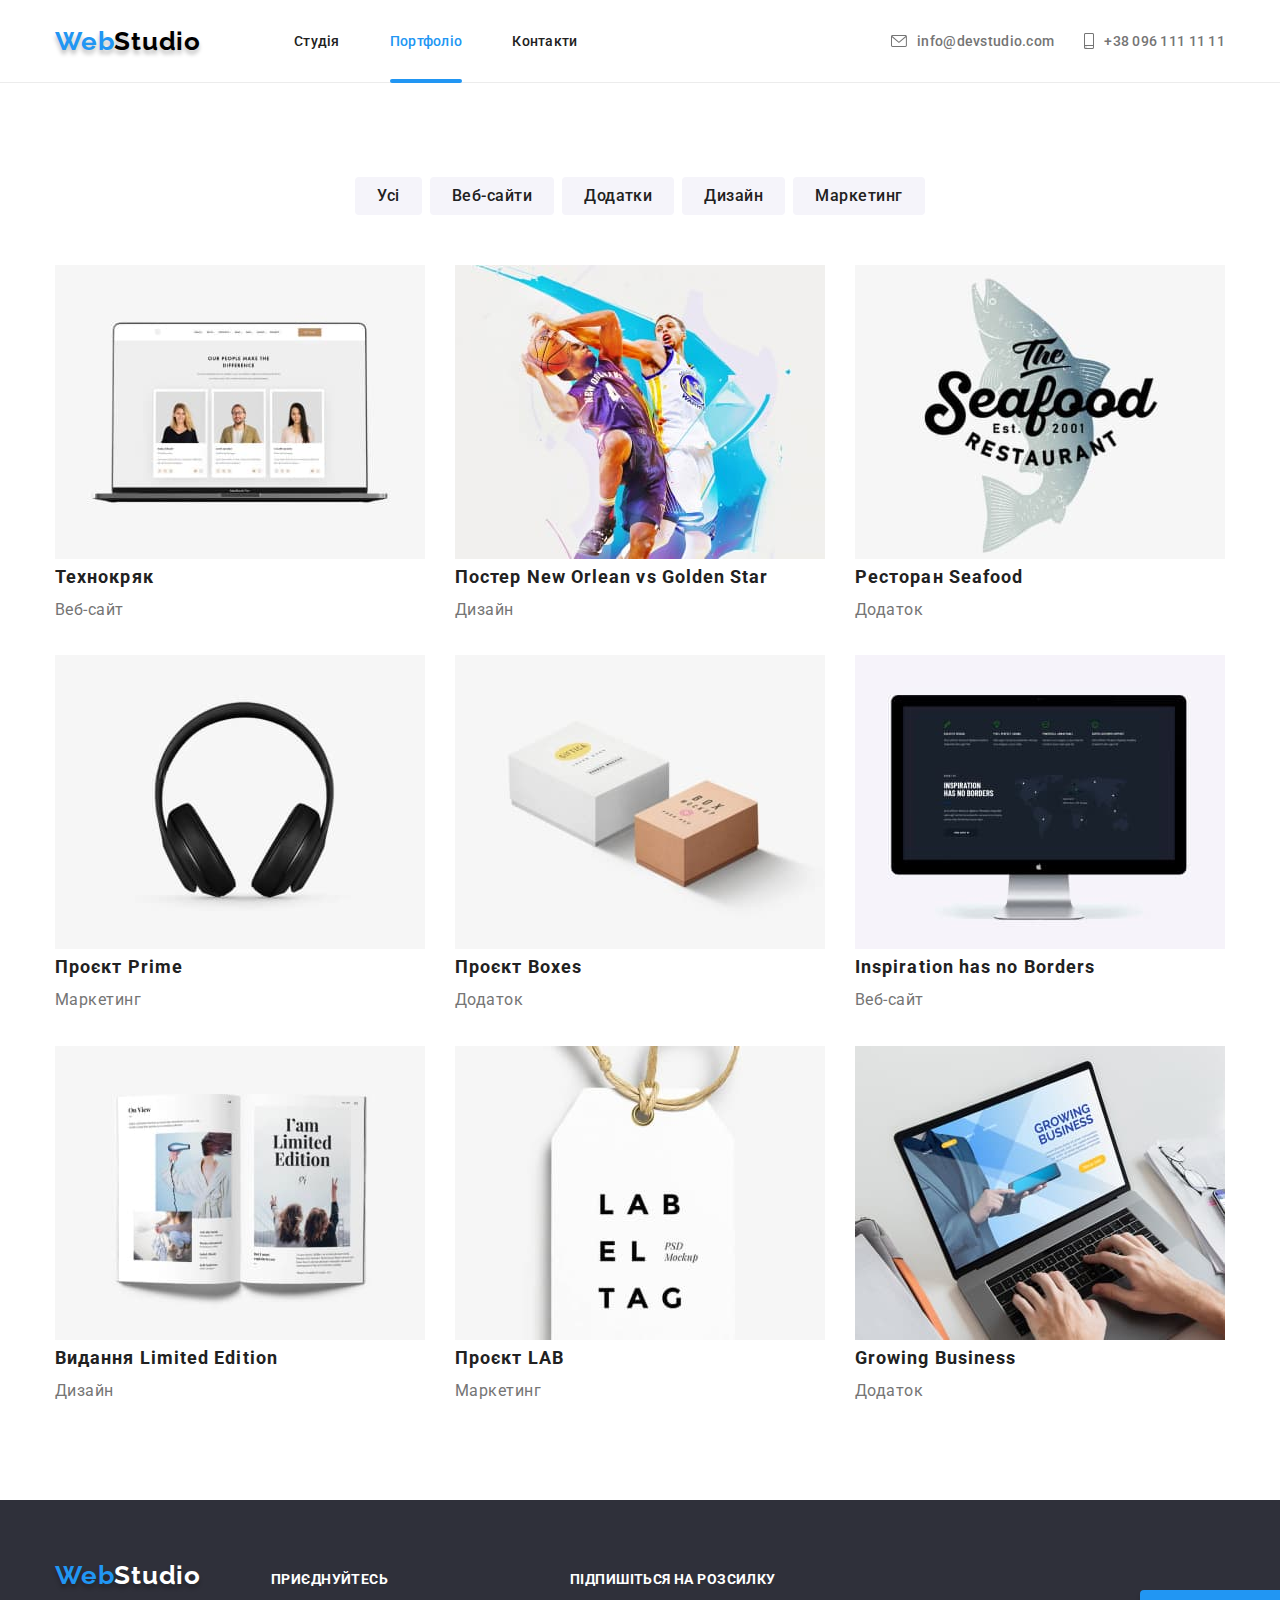
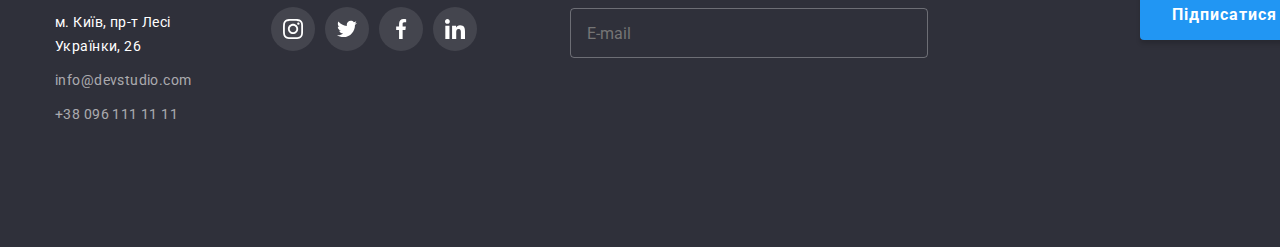
<file: portfolio.html>
<!DOCTYPE html>
<html lang="en">
  <head>
    <meta charset="UTF-8" />
    <meta http-equiv="X-UA-Compatible" content="IE=edge" />
    <meta name="viewport" content="width=device-width, initial-scale=1.0" />
    <title>Студія</title>
    <link rel="preconnect" href="https://fonts.googleapis.com" />
    <link rel="preconnect" href="https://fonts.gstatic.com" crossorigin />
    <link
      <link
      href="https://fonts.googleapis.com/css2?family=Raleway:wght@700&family=Roboto:wght@400;500;700;900&display=swap"
      rel="stylesheet"
    />
    <link
      rel="stylesheet"
      href="https://cdnjs.cloudflare.com/ajax/libs/modern-normalize/1.1.0/modern-normalize.min.css"
    />
    <link rel="stylesheet" href="./css/main.min.css"
  </head>
  <body>
    <!--header-->
    <header class="header">
      <div class="container">
        <nav class="header-nav">
          <a href="./index.html" class="logo">Web<span class="header__logo">Studio</span></a>
          <ul class="header-nav__list list">
            <li class="header-nav__item"><a href="./index.html" class="header-nav__link header-nav__link">Студія</a></li>
            <li class="header-nav__item"><a href="./portfolio.html" class="header-nav__link header-nav__link--current">Портфоліо</a></li>
            <li class="header-nav__item"><a href="#Контакти" class="header-nav__link">Контакти</a></li>
          </ul>
          <ul class="contact-list list">
            <li class="contact-list__item">
              <a href="mailto:info@devstudio.com" class="contact-list__link">
                <svg width="16" height="12" class="contact-list__icon">
                  <use href="./images/icons.svg#icon-envelope"></use></svg
                >info@devstudio.com
              </a>
            </li>
            <li class="contact-list__item">
              <a href="tel:+380961111111" class="contact-list__link">
                <svg width="10" height="16" class="contact-list__icon">
                  <use href="./images/icons.svg#icon-smartphone"></use></svg
                >+38 096 111 11 11
              </a>
            </li>
          </ul>
        </nav>
      </div>
    </header>
    <!--main content-->
    <main>
      <section class="section">
        <div class="container">
          <ul class="button-list list">
            <li class="btn-item"><button type="button" class="portfolio-btn">Усі</button></li>
            <li class="btn-item"><button type="button" class="portfolio-btn">Веб-сайти</button></li>
            <li class="btn-item"><button type="button" class="portfolio-btn">Додатки</button></li>
            <li class="btn-item"><button type="button" class="portfolio-btn">Дизайн</button></li>
            <li class="btn-item"><button type="button" class="portfolio-btn">Маркетинг</button></li>
          </ul>
          <ul class="portfolio-list list">
            <li>
              <a href="" class="portfolio-link">
                <div class="portfolio-box"><img src="./images/technokriak.jpg" alt="Технокряк" width="370" height="294" />
                <p class="box-text">Ресурс пропонує комплексні пропозиції з різним рівнем функціоналу та сервісів. Все це дозволить відвідувачу отримати вичерпні відомості про компанію чи приватну особу.</p></div>
                <div class="porfolio-description">
                  <h3 class="portfolio-title">Технокряк</h3>
                  <p class="portfolio-text">Веб-сайт</p>
                </div>
              </a>
            </li>
            <li>
              <a href="" class="portfolio-link">
                <div class="portfolio-box"><img src="./images/poster.jpg" alt="Постер баскетболістів" width="370" height="294" />
                <p class="box-text">Ресурс пропонує комплексні пропозиції з різним рівнем функціоналу та сервісів. Все це дозволить відвідувачу отримати вичерпні відомості про компанію чи приватну особу.</p></div>
                <div class="porfolio-description">
                <h3 class="portfolio-title">Постер New Orlean vs Golden Star</h3>
                <p class="portfolio-text">Дизайн</p>
              </div></a>
            </li>
            <li>
              <a href="" class="portfolio-link">
                <div class="portfolio-box"><img src="./images/restoran.jpg" alt="Логотип ресторану" width="370" height="294" />
                <p class="box-text">Ресурс пропонує комплексні пропозиції з різним рівнем функціоналу та сервісів. Все це дозволить відвідувачу отримати вичерпні відомості про компанію чи приватну особу.</p></div>
                <div class="porfolio-description">
                <h3 class="portfolio-title">Ресторан Seafood</h3>
                <p class="portfolio-text">Додаток</p>
              </div>
            </a>
            </li>
            <li>
              <a href="" class="portfolio-link">
                <div class="portfolio-box"><img src="./images/prime.jpg" alt="Навушники" width="370" height="294" />
                <p class="box-text">Ресурс пропонує комплексні пропозиції з різним рівнем функціоналу та сервісів. Все це дозволить відвідувачу отримати вичерпні відомості про компанію чи приватну особу.</p></div>
                <div class="porfolio-description">
                <h3 class="portfolio-title">Проєкт Prime</h3>
                <p class="portfolio-text">Маркетинг</p>
              </div>
            </a>
            </li>
            <li>
              <a href="" class="portfolio-link">
                <div class="portfolio-box"><img src="./images/boxes.jpg" alt="Коробки" width="370" height="294" />
                <p class="box-text">Ресурс пропонує комплексні пропозиції з різним рівнем функціоналу та сервісів. Все це дозволить відвідувачу отримати вичерпні відомості про компанію чи приватну особу.</p></div>
              <div class="porfolio-description">
                <h3 class="portfolio-title">Проєкт Boxes</h3>
                <p class="portfolio-text">Додаток</p>
              </div>
            </a>
            </li>
            <li>
              <a href="" class="portfolio-link">
                <div class="portfolio-box"><img src="./images/inspiration.jpg" alt="Сторфінка веб-сайту" width="370" height="294" />
                <p class="box-text">Ресурс пропонує комплексні пропозиції з різним рівнем функціоналу та сервісів. Все це дозволить відвідувачу отримати вичерпні відомості про компанію чи приватну особу.</p></div>
                <div class="porfolio-description">
                  <h3 class="portfolio-title">Inspiration has no Borders</h3>
                  <p class="portfolio-text">Веб-сайт</p>
                </div>
              </a>
            </li>
            <li>
              <a href="" class="portfolio-link">
                <div class="portfolio-box"><img src="./images/limitededition.jpg" alt="Розгорнутий журнал" width="370" height="294" />
                <p class="box-text">Ресурс пропонує комплексні пропозиції з різним рівнем функціоналу та сервісів. Все це дозволить відвідувачу отримати вичерпні відомості про компанію чи приватну особу.</p></div>
                <div class="porfolio-description">
                <h3 class="portfolio-title">Видання Limited Edition</h3>
                <p class="portfolio-text">Дизайн</p>
              </div>
            </a>
            </li>
            <li>
              <a href="" class="portfolio-link">
                <div class="portfolio-box"><img src="./images/lab.jpg" alt="Бірка з текстом Lab El Tag" width="370" height="294" />
                <p class="box-text">Ресурс пропонує комплексні пропозиції з різним рівнем функціоналу та сервісів. Все це дозволить відвідувачу отримати вичерпні відомості про компанію чи приватну особу.</p></div>
                <div class="porfolio-description">
                <h3 class="portfolio-title">Проєкт LAB</h3>
                <p class="portfolio-text">Маркетинг</p>
              </div>
            </a>
            </li>
            <li>
              <a href="" class="portfolio-link">
                <div class="portfolio-box"><img src="./images/growing.jpg" alt="Додаток Growing Business" width="370" height="294" />
                <p class="box-text">Ресурс пропонує комплексні пропозиції з різним рівнем функціоналу та сервісів. Все це дозволить відвідувачу отримати вичерпні відомості про компанію чи приватну особу.</p></div>
                <div class="porfolio-description">
                  <h3 class="portfolio-title">Growing Business</h3>
                  <p class="portfolio-text">Додаток</p>
                </div>
              </a>
            </li>
          </ul>
        </div>
      </section>
    </main>
    <!--footer-->
  <footer class="footer">
    <div class="footer-container container">
      <div class="footer-box">
        <a href="index.html" class="logo">Web<span class="footer-studio">Studio</span></a>
        <address class="address" id="Контакти">
          <ul class="adress-list list">
            <li class="footer-item">
              <a href="https://goo.gl/maps/LVJzUpiBmEEemzZo6" target="_blank" rel="noreferrer noopener nofollow"
                class="adress">
                м. Київ, пр-т Лесі Українки, 26</a>
            </li>
            <li class="footer-item">
              <a href="mailto:info@devstudio.com" class="footer-contact">info@devstudio.com</a>
            </li>
            <li class="footer-item">
              <a href="tel:+380961111111" class="footer-contact">+38 096 111 11 11</a>
            </li>
          </ul>
        </address>
      </div>
      <div class="footer-social">
        <strong class="footer-text">приєднуйтесь</strong>
        <ul class="footer-social-list list">
          <li class="footer-social-item">
            <a href="" class="footer-social-link">
              <svg class="footer-icon">
                <use href="./images/icons.svg#icon-instagram">
  
                </use>
              </svg>
            </a>
          </li>
          <li class="footer-social-item">
            <a href="" class="footer-social-link">
              <svg class="footer-icon">
                <use href="./images/icons.svg#icon-twitter">
  
                </use>
              </svg>
            </a>
          </li>
          <li class="footer-social-item">
            <a href="" class="footer-social-link">
              <svg class="footer-icon">
                <use href="./images/icons.svg#icon-facebook">
  
                </use>
              </svg>
            </a>
          </li>
          <li class="footer-social-item">
            <a href="" class="footer-social-link">
              <svg class="footer-icon">
                <use href="./images/icons.svg#icon-linkedin">
  
                </use>
              </svg>
            </a>
          </li>
        </ul>
      </div>
      <form action="" class="footer-form">
        <div class="form-wrap">
          <label for="email" class="footer-lable">Підпишіться на розсилку</label>
          <input type="email" name="email" id="email" placeholder="E-mail" class="footer-input">
        </div>
        <button type="submit" class="footer-button">
          Підписатися
          <svg class="send-icon">
            <use href="./images/icons.svg#icon-send">
        </button>
      </form>
    </div>
    </div>
    </div>
  </footer>
  </body>
</html>
</file>
<file: css/main.min.css>
:root{--primary-text-color: #757575;--secondary-text-color: #212121;--accent-color: #2196f3;--primary-background-color: #ffffff;--secondary-background-color: #2f303a;--section-background-color: #f5f4fa;--fill-color: #afb1b8;--backdrop-color: rgba(0, 0, 0, 0.2);--portfolio-btn-color: #f5f4fa}body{margin:0;font-family:"Roboto",sans-serif;background-color:var(--primary-background-color);color:var(--primary-text-color)}a{-webkit-transition-property:color;transition-property:color;-webkit-transition-duration:250ms;transition-duration:250ms;-webkit-transition-timing-function:cubic-bezier(0.4, 0, 0.2, 1);transition-timing-function:cubic-bezier(0.4, 0, 0.2, 1)}h1,h2,h3,h4,h5,h6,p{margin:0;padding:0}img{display:block;max-width:100%}.list{list-style:none;margin:0;padding:0}.section{padding-top:60px;padding-bottom:60px}@media screen and (min-width: 1200px){.section{padding-top:94px;padding-bottom:94px}}.section-title{text-align:center;margin-bottom:50px;font-weight:700;font-size:36px;line-height:1.2;letter-spacing:.03em;color:var(--secondary-text-color)}.visually-hidden{position:absolute;width:1px;height:1px;margin:-1px;border:0;padding:0;white-space:nowrap;-webkit-clip-path:inset(100%);clip-path:inset(100%);clip:rect(0 0 0 0);overflow:hidden}.container{width:100%;min-width:320px;max-width:480px;margin:0 auto;padding-left:15px;padding-right:15px}@media screen and (min-width: 768px){.container{max-width:768px}}@media screen and (min-width: 1200px){.container{max-width:1200px}}.header{border-bottom:1px solid #ececec}.header__logo{color:#000}.logo{display:block;padding-top:25px;padding-bottom:25px;font-family:"Raleway",sans-serif;color:var(--accent-color);text-decoration:none;font-style:normal;font-weight:700;font-size:26px;line-height:1.2;letter-spacing:.03em;text-shadow:0px 4px 4px rgba(0,0,0,.25)}.header-nav{display:-webkit-box;display:-ms-flexbox;display:flex;-webkit-box-align:center;-ms-flex-align:center;align-items:center}.header-nav__list{margin-left:93px;display:-webkit-box;display:-ms-flexbox;display:flex}.header-nav__item:not(:last-child){margin-right:50px}.header-nav__link{display:-webkit-box;display:-ms-flexbox;display:flex;padding-top:32px;padding-bottom:32px;font-weight:500;font-size:14px;line-height:1.3;letter-spacing:.02em;color:var(--secondary-text-color);text-decoration:none;-webkit-box-align:center;-ms-flex-align:center;align-items:center}.header-nav__link:hover,.header-nav__link:focus{color:var(--accent-color)}.header-nav__link--current{color:var(--accent-color);position:relative}.header-nav__link--current::after{position:absolute;display:block;bottom:-1px;content:"";width:100%;height:4px;background-color:var(--accent-color);border-radius:2px}@media screen and (max-width: 767px){.header-nav__list{display:none}}.contact-list{margin-left:auto;-webkit-box-align:center;-ms-flex-align:center;align-items:center}.contact-list__link{display:-webkit-box;display:-ms-flexbox;display:flex;-webkit-box-align:center;-ms-flex-align:center;align-items:center;color:var(--primary-text-color);text-decoration:none;font-weight:500;font-size:14px;line-height:1.3;letter-spacing:.02em}.contact-list__link:hover,.contact-list__link:focus{color:var(--accent-color)}.contact-list__icon{margin-right:10px;fill:currentColor}@media screen and (max-width: 767px){.contact-list{display:none}}@media screen and (min-width: 768px){.contact-list{-webkit-box-orient:vertical;-webkit-box-direction:normal;-ms-flex-direction:column;flex-direction:column}.contact-list__item:not(:last-child){margin-bottom:10px}}@media screen and (min-width: 1200px){.contact-list{display:-webkit-box;display:-ms-flexbox;display:flex;-webkit-box-orient:horizontal;-webkit-box-direction:normal;-ms-flex-direction:row;flex-direction:row}.contact-list__link{padding-top:32px;padding-bottom:32px}.contact-list__item:not(:last-child){margin-bottom:0}.contact-list__item+.contact-list__item{margin-left:30px}}.hero-section{margin-left:auto;margin-right:auto;min-width:320px;min-height:400px;background-position:center;background-image:-webkit-gradient(linear, left top, left bottom, from(rgba(47, 48, 58, 0.4)), to(rgba(47, 48, 58, 0.4))),url("../images/hero.jpg");background-image:linear-gradient(rgba(47, 48, 58, 0.4), rgba(47, 48, 58, 0.4)),url("../images/hero.jpg");padding-top:118px;padding-bottom:118px;text-align:center;background-color:var(--secondary-background-color);background-repeat:no-repeat;background-size:cover;background-position:center}.hero-title{max-width:360px;margin:0 auto;color:var(--primary-background-color);font-weight:900;font-size:26px;line-height:1.61;text-align:center;letter-spacing:.06em;text-transform:uppercase;margin-bottom:30px}.hero-btn{display:inline-block;padding:10px 32px;font-family:"Roboto",sans-serif;background:var(--accent-color);color:var(--primary-background-color);font-weight:700;font-size:16px;line-height:1.9;letter-spacing:.06em;-webkit-box-shadow:0px 4px 4px rgba(0,0,0,.15);box-shadow:0px 4px 4px rgba(0,0,0,.15);border-radius:4px;border:rgba(0,0,0,0);cursor:pointer}@media screen and (min-width: 768px){.hero-section{max-width:1600px}}@media screen and (min-width: 1200px){.hero-section{padding:200px 0}}@media screen and (min-width: 1200px){.hero-title{max-width:696px;font-weight:900;font-size:44px;line-height:1.5}}@media screen and (max-width: 767px)and (min-device-pixel-ratio: 1),screen and (max-width: 767px)and (-webkit-min-device-pixel-ratio: 1),screen and (max-width: 767px)and (min-resolution: 96dpi),screen and (max-width: 767px)and (min-resolution: 1dppx){.hero-section{padding:118px 0;background-image:-webkit-gradient(linear, left top, right top, from(rgba(47, 48, 58, 0.4)), to(rgba(47, 48, 58, 0.4))),url("../images/hero-background/hero-background-480.jpg");background-image:linear-gradient(to right, rgba(47, 48, 58, 0.4), rgba(47, 48, 58, 0.4)),url("../images/hero-background/hero-background-480.jpg")}}@media screen and (max-width: 767px)and (min-device-pixel-ratio: 2),screen and (max-width: 767px)and (-webkit-min-device-pixel-ratio: 2),screen and (max-width: 767px)and (min-resolution: 192dpi),screen and (max-width: 767px)and (min-resolution: 2dppx){.hero-section{background-image:-webkit-gradient(linear, left top, right top, from(rgba(47, 48, 58, 0.4)), to(rgba(47, 48, 58, 0.4))),url("../images/hero-background/hero-background-480@2x.jpg");background-image:linear-gradient(to right, rgba(47, 48, 58, 0.4), rgba(47, 48, 58, 0.4)),url("../images/hero-background/hero-background-480@2x.jpg")}}@media screen and (min-width: 768px)and (max-width: 1199px)and (min-device-pixel-ratio: 1),screen and (min-width: 768px)and (max-width: 1199px)and (-webkit-min-device-pixel-ratio: 1),screen and (min-width: 768px)and (max-width: 1199px)and (min-resolution: 96dpi),screen and (min-width: 768px)and (max-width: 1199px)and (min-resolution: 1dppx){.hero-section{height:400px;padding:118px 0;background-image:-webkit-gradient(linear, left top, right top, from(rgba(47, 48, 58, 0.4)), to(rgba(47, 48, 58, 0.4))),url("../images/hero-background/hero-background-768.jpg");background-image:linear-gradient(to right, rgba(47, 48, 58, 0.4), rgba(47, 48, 58, 0.4)),url("../images/hero-background/hero-background-768.jpg")}}@media screen and (min-width: 768px)and (max-width: 1199px)and (min-device-pixel-ratio: 2),screen and (min-width: 768px)and (max-width: 1199px)and (-webkit-min-device-pixel-ratio: 2),screen and (min-width: 768px)and (max-width: 1199px)and (min-resolution: 192dpi),screen and (min-width: 768px)and (max-width: 1199px)and (min-resolution: 2dppx){.hero-section{height:400px;background-image:-webkit-gradient(linear, left top, right top, from(rgba(47, 48, 58, 0.4)), to(rgba(47, 48, 58, 0.4))),url("../images/hero-background/hero-background-768@2x.jpg");background-image:linear-gradient(to right, rgba(47, 48, 58, 0.4), rgba(47, 48, 58, 0.4)),url("../images/hero-background/hero-background-768@2x.jpg")}}@media screen and (min-width: 1200px)and (min-device-pixel-ratio: 1),screen and (min-width: 1200px)and (-webkit-min-device-pixel-ratio: 1),screen and (min-width: 1200px)and (min-resolution: 96dpi),screen and (min-width: 1200px)and (min-resolution: 1dppx){.hero-section{background-image:-webkit-gradient(linear, left top, right top, from(rgba(47, 48, 58, 0.4)), to(rgba(47, 48, 58, 0.4))),url("../images/hero-background/hero-background-1600.jpg");background-image:linear-gradient(to right, rgba(47, 48, 58, 0.4), rgba(47, 48, 58, 0.4)),url("../images/hero-background/hero-background-1600.jpg")}}@media screen and (min-width: 1200px)and (min-device-pixel-ratio: 2),screen and (min-width: 1200px)and (-webkit-min-device-pixel-ratio: 2),screen and (min-width: 1200px)and (min-resolution: 192dpi),screen and (min-width: 1200px)and (min-resolution: 2dppx){.hero-section{background-image:-webkit-gradient(linear, left top, right top, from(rgba(47, 48, 58, 0.4)), to(rgba(47, 48, 58, 0.4))),url("../images/hero-background/hero-background-1600@2x.jpg");background-image:linear-gradient(to right, rgba(47, 48, 58, 0.4), rgba(47, 48, 58, 0.4)),url("../images/hero-background/hero-background-1600@2x.jpg")}}.advantages__list{gap:30px;display:-webkit-box;display:-ms-flexbox;display:flex;-webkit-box-orient:vertical;-webkit-box-direction:normal;-ms-flex-direction:column;flex-direction:column;max-width:480px;width:100%}.advantages__item{-ms-flex-preferred-size:calc((100% - 30px)/2);flex-basis:calc((100% - 30px)/2)}.advantages__wrap{background-color:var(--section-background-color);width:100%;display:-webkit-box;display:-ms-flexbox;display:flex;-webkit-box-align:center;-ms-flex-align:center;align-items:center;-webkit-box-pack:center;-ms-flex-pack:center;justify-content:center;height:120px;border-radius:4px;margin-bottom:30px}.advantages__icon{width:70px;height:70px}.advantages__title{margin-bottom:10px;font-weight:700;font-size:14px;line-height:1.14;letter-spacing:.03em;text-transform:uppercase;color:var(--secondary-text-color);text-align:center}.advantages__text{font-size:14px;line-height:1.71;letter-spacing:.03em;text-align:justify}@media screen and (min-width: 768px){.advantages__list{-webkit-box-orient:horizontal;-webkit-box-direction:normal;-ms-flex-direction:row;flex-direction:row;-ms-flex-wrap:wrap;flex-wrap:wrap;max-width:768px}}@media screen and (min-width: 1200px){.advantages__list{-webkit-box-orient:horizontal;-webkit-box-direction:normal;-ms-flex-direction:row;flex-direction:row;-ms-flex-wrap:nowrap;flex-wrap:nowrap;max-width:1200px}}@media screen and (min-width: 480px){.advantages__wrap{min-width:450px}}@media screen and (min-width: 768px){.advantages__wrap{min-width:354px}}@media screen and (min-width: 1200px){.advantages__wrap{min-width:270px}}.description{padding-top:0;display:none}.description__list{display:-webkit-box;display:-ms-flexbox;display:flex}.description__item{position:relative}.description__item:not(:last-child){margin-right:30px}.description__image{display:block}.description__wrap{display:-webkit-box;display:-ms-flexbox;display:flex;position:absolute;bottom:0;left:0;width:100%;height:70px;background:rgba(47,48,58,.8);-webkit-box-pack:center;-ms-flex-pack:center;justify-content:center;-webkit-box-align:center;-ms-flex-align:center;align-items:center}.description__text{font-weight:700;font-size:14px;line-height:1.14;letter-spacing:.03em;text-transform:uppercase;color:var(--primary-background-color)}@media screen and (min-width: 1200px){.description{display:-webkit-box;display:-ms-flexbox;display:flex}}.team{background-color:var(--section-background-color)}.team__list{display:-webkit-box;display:-ms-flexbox;display:flex;-webkit-box-orient:vertical;-webkit-box-direction:normal;-ms-flex-direction:column;flex-direction:column;gap:30px;-webkit-box-align:center;-ms-flex-align:center;align-items:center}.team__item{background-color:var(--primary-background-color);-webkit-box-shadow:0px 1px 3px rgba(0,0,0,.12),0px 1px 1px rgba(0,0,0,.14),0px 2px 1px rgba(0,0,0,.2);box-shadow:0px 1px 3px rgba(0,0,0,.12),0px 1px 1px rgba(0,0,0,.14),0px 2px 1px rgba(0,0,0,.2);border-radius:0px 0px 4px 4px;max-width:450px;height:auto}.team__foto{display:block}@media screen and (max-width: 479px){.team__foto{max-width:100%}}@media screen and (min-width: 480px){.team__foto{width:450px}}@media screen and (min-width: 768px){.team__foto{width:354px}}@media screen and (min-width: 1200px){.team__foto{width:270px}}.team__wrap{max-width:450px;padding:30px 10px;text-align:center}.team__name{margin-bottom:10px;font-weight:500;font-size:16px;line-height:1.2;letter-spacing:.03em;color:var(--secondary-text-color)}.team__position{font-size:16px;line-height:1.2;letter-spacing:.03em}@media screen and (min-width: 768px){.team__list{-webkit-box-orient:horizontal;-webkit-box-direction:normal;-ms-flex-direction:row;flex-direction:row;-ms-flex-wrap:wrap;flex-wrap:wrap}}@media screen and (min-width: 1200px){.team__list{-webkit-box-orient:horizontal;-webkit-box-direction:normal;-ms-flex-direction:row;flex-direction:row}}@media screen and (min-width: 768px){.team__item{width:354px}}@media screen and (min-width: 1200px){.team__item{max-width:270px}}.social-list{display:-webkit-box;display:-ms-flexbox;display:flex;-webkit-box-pack:center;-ms-flex-pack:center;justify-content:center;-webkit-box-align:center;-ms-flex-align:center;align-items:center;margin-top:10px;margin-left:auto;margin-right:auto}.social-list__item:not(:last-child){margin-right:10px}.social-list__link{display:-webkit-box;display:-ms-flexbox;display:flex;-webkit-box-pack:center;-ms-flex-pack:center;justify-content:center;-webkit-box-align:center;-ms-flex-align:center;align-items:center;width:40px;height:40px;border-radius:50%;-webkit-transition-property:background-color;transition-property:background-color;-webkit-transition-duration:250ms;transition-duration:250ms;-webkit-transition-timing-function:cubic-bezier(0.4, 0, 0.2, 1);transition-timing-function:cubic-bezier(0.4, 0, 0.2, 1)}.social-list__link:hover,.social-list__link:focus{background-color:var(--accent-color);color:var(--primary-background-color)}.social-list__link:hover .social-list__link__icon,.social-list__link:focus .social-list__link__icon{fill:var(--primary-background-color)}.social-list__icon{width:20px;height:20px;fill:var(--fill-color);-webkit-transition-property:fill;transition-property:fill;-webkit-transition-duration:250ms;transition-duration:250ms;-webkit-transition-timing-function:cubic-bezier(0.4, 0, 0.2, 1);transition-timing-function:cubic-bezier(0.4, 0, 0.2, 1)}.clients__list{display:-webkit-box;display:-ms-flexbox;display:flex;-ms-flex-wrap:wrap;flex-wrap:wrap;-webkit-box-pack:center;-ms-flex-pack:center;justify-content:center;gap:30px}.clients__link{padding:0 auto;display:-webkit-box;display:-ms-flexbox;display:flex;-webkit-box-pack:center;-ms-flex-pack:center;justify-content:center;-webkit-box-align:center;-ms-flex-align:center;align-items:center;height:92px;border:1px solid var(--fill-color);border-radius:4px;-webkit-transition-property:border;transition-property:border;-webkit-transition-duration:250ms;transition-duration:250ms;-webkit-transition-timing-function:cubic-bezier(0.4, 0, 0.2, 1);transition-timing-function:cubic-bezier(0.4, 0, 0.2, 1)}.clients__link:hover,.clients__link:focus{border-color:var(--accent-color)}.clients__icon{-webkit-box-align:center;-ms-flex-align:center;align-items:center;max-width:106px;height:60px;fill:var(--fill-color);-webkit-transition-property:fill;transition-property:fill;-webkit-transition-duration:250ms;transition-duration:250ms;-webkit-transition-timing-function:cubic-bezier(0.4, 0, 0.2, 1);transition-timing-function:cubic-bezier(0.4, 0, 0.2, 1)}.clients__link:hover .clients__icon,.clients__link:focus .clients__icon{fill:var(--accent-color)}.clients__item{width:calc((100% - 30px)/2)}@media screen and (min-width: 768px){.clients__item{width:226px}}@media screen and (min-width: 1200px){.clients__item{width:170px}}.clients__title{font-weight:700;font-size:28px;line-height:1.18;text-align:center;letter-spacing:.03em}@media screen and (min-width: 1200px){.clients__title{font-size:36px;line-height:1.16}}.footer{padding:60px 0px;display:-webkit-box;display:-ms-flexbox;display:flex;background-color:var(--secondary-background-color);margin:0;-webkit-box-pack:center;-ms-flex-pack:center;justify-content:center}.footer-container{display:-webkit-box;display:-ms-flexbox;display:flex;-webkit-box-orient:vertical;-webkit-box-direction:normal;-ms-flex-direction:column;flex-direction:column;text-align:center}.footer-box{margin-bottom:60px;text-align:center}.footer-box .logo{padding:0;margin-bottom:20px}.footer-studio{font-family:"Raleway",sans-serif;font-weight:700;font-size:26px;line-height:1.2;letter-spacing:.03em;color:var(--primary-background-color)}.footer-contact{font-size:14px;font-style:normal;line-height:1.8;letter-spacing:.03em;color:rgba(255,255,255,.6);text-decoration:none}.footer-contact:hover,.footer-contact:focus{color:var(--accent-color)}.footer-text{display:block;font-weight:700;font-size:14px;line-height:16px;letter-spacing:.03em;text-transform:uppercase;color:var(--primary-background-color);margin-bottom:20px}.footer-item:not(:last-child){margin-bottom:9px}.aaddress{margin-top:20px}.adress{font-style:normal;font-size:14px;line-height:1.7;letter-spacing:.03em;color:var(--primary-background-color);text-decoration:none}.adress:hover,.adress:focus{color:var(--accent-color)}.footer-social{display:-webkit-box;display:-ms-flexbox;display:flex;-webkit-box-orient:vertical;-webkit-box-direction:normal;-ms-flex-direction:column;flex-direction:column;-webkit-box-pack:center;-ms-flex-pack:center;justify-content:center;-webkit-box-align:center;-ms-flex-align:center;align-items:center;margin-bottom:60px}.footer-social-list{display:-webkit-box;display:-ms-flexbox;display:flex;gap:10px}.footer-social-link{display:-webkit-box;display:-ms-flexbox;display:flex;-webkit-box-pack:center;-ms-flex-pack:center;justify-content:center;-webkit-box-align:center;-ms-flex-align:center;align-items:center;width:44px;height:44px;border-radius:50%;background:rgba(255,255,255,.1);-webkit-transition-property:background;transition-property:background;-webkit-transition-duration:250ms;transition-duration:250ms;-webkit-transition-timing-function:cubic-bezier(0.4, 0, 0.2, 1);transition-timing-function:cubic-bezier(0.4, 0, 0.2, 1)}.footer-social-link:hover,.footer-social-link:focus{background-color:var(--accent-color)}.footer-social-link:hover svg,.footer-social-link:focus svg{fill:var(--primary-background-color)}.footer-icon{width:20px;height:20px;fill:var(--primary-background-color)}@media screen and (min-width: 768px){.footer-tablet{-webkit-box-align:baseline;-ms-flex-align:baseline;align-items:baseline;-ms-flex-pack:distribute;justify-content:space-around;display:-webkit-box;display:-ms-flexbox;display:flex}}@media screen and (min-width: 1200px){.footer-tablet{display:-webkit-box;display:-ms-flexbox;display:flex;-webkit-box-align:baseline;-ms-flex-align:baseline;align-items:baseline}}.form-wrap{display:block;max-width:450px}.footer-lable{font-weight:700;font-size:14px;line-height:1.14;letter-spacing:.03em;text-transform:uppercase;color:var(--primary-background-color)}.footer-input{margin-top:20px;padding-left:16px;width:100%;max-width:450px;height:50px;border:1px solid rgba(255,255,255,.3);border-radius:4px;background-color:rgba(0,0,0,0);color:var(--primary-background-color);outline:none;-webkit-transition-property:border-color;transition-property:border-color;-webkit-transition-duration:250ms;transition-duration:250ms;-webkit-transition-timing-function:cubic-bezier(0.4, 0, 0.2, 1);transition-timing-function:cubic-bezier(0.4, 0, 0.2, 1)}.footer-input:focus{border-color:var(--accent-color)}.footer-button{margin-right:auto;margin-left:auto;margin-top:20px;padding:10px 22px;display:-webkit-box;display:-ms-flexbox;display:flex;-webkit-box-pack:center;-ms-flex-pack:center;justify-content:center;-webkit-box-align:center;-ms-flex-align:center;align-items:center;width:200px;height:50px;color:var(--primary-background-color);background:var(--accent-color);-webkit-box-shadow:0px 4px 4px rgba(0,0,0,.15);box-shadow:0px 4px 4px rgba(0,0,0,.15);border-radius:4px;border:none;font-weight:700;font-size:16px;line-height:1.9;letter-spacing:.06em;cursor:pointer}.send-icon{width:24px;height:24px;margin-left:7px}@media screen and (min-width: 1200px){.footer-container{display:-webkit-box;display:-ms-flexbox;display:flex;-webkit-box-orient:horizontal;-webkit-box-direction:normal;-ms-flex-direction:row;flex-direction:row;-webkit-box-align:baseline;-ms-flex-align:baseline;align-items:baseline}}@media screen and (min-width: 768px){.footer-tablet{-webkit-box-align:baseline;-ms-flex-align:baseline;align-items:baseline;-ms-flex-pack:distribute;justify-content:space-around;display:-webkit-box;display:-ms-flexbox;display:flex}}@media screen and (min-width: 768px){.form-wrap{width:100%;margin:0 auto}}@media screen and (min-width: 1200px){.footer-box{width:231px;text-align:start}}@media screen and (min-width: 1200px){.footer-social{margin-left:70px;-webkit-box-align:start;-ms-flex-align:start;align-items:start}}@media screen and (min-width: 1200px){.form-wrap{min-width:570px;margin-left:93px;margin-right:0;text-align:start}}@media screen and (min-width: 1200px){.footer-form{display:-webkit-box;display:-ms-flexbox;display:flex}}@media screen and (min-width: 1200px){.footer-input{width:358px;margin-right:12px}}.button-list{margin-bottom:50px;display:-webkit-box;display:-ms-flexbox;display:flex;-webkit-box-pack:center;-ms-flex-pack:center;justify-content:center}.btn-item:not(:last-child){margin-right:8px}.portfolio-btn{padding:6px 22px;background-color:var(--portfolio-btn-color);color:var(--secondary-text-color);font-family:"Roboto",sans-serif;font-weight:500;font-size:16px;line-height:1.6;text-align:center;letter-spacing:.03em;cursor:pointer;border:none;border-radius:4px;-webkit-transition-property:color,background-color,-webkit-box-shadow;transition-property:color,background-color,-webkit-box-shadow;transition-property:color,background-color,box-shadow;transition-property:color,background-color,box-shadow,-webkit-box-shadow;-webkit-transition-duration:250ms;transition-duration:250ms;-webkit-transition-timing-function:cubic-bezier(0.4, 0, 0.2, 1);transition-timing-function:cubic-bezier(0.4, 0, 0.2, 1)}.portfolio-btn:hover,.portfolio-btn:focus{background-color:var(--accent-color);color:var(--primary-background-color);-webkit-box-shadow:0px 3px 1px rgba(0,0,0,.1),0px 1px 2px rgba(0,0,0,.08),0px 2px 2px rgba(0,0,0,.12);box-shadow:0px 3px 1px rgba(0,0,0,.1),0px 1px 2px rgba(0,0,0,.08),0px 2px 2px rgba(0,0,0,.12)}.portfolio-list{display:-webkit-box;display:-ms-flexbox;display:flex;-ms-flex-wrap:wrap;flex-wrap:wrap;gap:30px}.portfolio-link{display:block;text-decoration:none;-webkit-transition-property:-webkit-box-shadow;transition-property:-webkit-box-shadow;transition-property:box-shadow;transition-property:box-shadow, -webkit-box-shadow;-webkit-transition-duration:250ms;transition-duration:250ms;-webkit-transition-timing-function:cubic-bezier(0.4, 0, 0.2, 1);transition-timing-function:cubic-bezier(0.4, 0, 0.2, 1)}.portfolio-link:hover,.portfolio-link:focus{-webkit-box-shadow:0px 1px 1px rgba(0,0,0,.12),0px 4px 4px rgba(0,0,0,.06),1px 4px 6px rgba(0,0,0,.16);box-shadow:0px 1px 1px rgba(0,0,0,.12),0px 4px 4px rgba(0,0,0,.06),1px 4px 6px rgba(0,0,0,.16)}.portfolio-link:hover .box-text,.portfolio-link:focus .box-text{-webkit-transform:translateY(0%);transform:translateY(0%)}.portfolio-description{padding:20px 24px;border-left-width:1px;border-left-style:solid;border-left-color:#eee;border-bottom-width:1px;border-bottom-style:solid;border-bottom-color:#eee;border-right-width:1px;border-right-style:solid;border-right-color:#eee}.portfolio-title{font-weight:700;font-size:18px;line-height:2;letter-spacing:.06em;color:var(--secondary-text-color)}.portfolio-text{font-size:16px;line-height:1.9;letter-spacing:.03em;color:var(--primary-text-color)}.portfolio-box{position:relative;top:0;left:0;overflow:hidden}.box-text{position:absolute;top:0;left:0;height:100%;padding:63px 24px;font-weight:400;font-size:18px;line-height:1.6;letter-spacing:.03em;color:var(--primary-background-color);background-color:rgba(33,150,243,.9);-webkit-transform:translateY(100%);transform:translateY(100%);-webkit-transition-property:-webkit-transform;transition-property:-webkit-transform;transition-property:transform;transition-property:transform, -webkit-transform;-webkit-transition-duration:250ms;transition-duration:250ms;-webkit-transition-timing-function:cubic-bezier(0.4, 0, 0.2, 1);transition-timing-function:cubic-bezier(0.4, 0, 0.2, 1)}.backdrop{position:fixed;top:0;left:0;width:100vw;height:100vh;background-color:var(--backdrop-color);opacity:1;-webkit-transition:opacity 250ms cubic-bezier(0.4, 0, 0.2, 1);transition:opacity 250ms cubic-bezier(0.4, 0, 0.2, 1)}.backdrop.is-hidden{opacity:0;pointer-events:none;visibility:hidden}.backdrop.is-hidden.modal{-webkit-transform:translate(-50%, -50%) scale(0.1);transform:translate(-50%, -50%) scale(0.1)}.modal{position:absolute;min-width:310px;width:90%;left:50%;top:50%;-webkit-transform:translate(-50%, -50%) scale(1);transform:translate(-50%, -50%) scale(1);background-color:var(--primary-background-color);-webkit-box-shadow:0px 1px 3px rgba(0,0,0,.12),0px 1px 1px rgba(0,0,0,.14),0px 2px 1px rgba(0,0,0,.2);box-shadow:0px 1px 3px rgba(0,0,0,.12),0px 1px 1px rgba(0,0,0,.14),0px 2px 1px rgba(0,0,0,.2);border-radius:4px;-webkit-transition:-webkit-transform 250ms cubic-bezier(0.4, 0, 0.2, 1);transition:-webkit-transform 250ms cubic-bezier(0.4, 0, 0.2, 1);transition:transform 250ms cubic-bezier(0.4, 0, 0.2, 1);transition:transform 250ms cubic-bezier(0.4, 0, 0.2, 1), -webkit-transform 250ms cubic-bezier(0.4, 0, 0.2, 1)}@media screen and (min-width: 480px){.modal{width:450px;height:609px}}@media screen and (min-width: 1200px){.modal{width:528px;height:581px}}.modal-form{padding:40px}.modal-title{margin-bottom:12px;font-weight:700;font-size:20px;line-height:1.15;text-align:center;letter-spacing:.03em;color:var(--secondary-text-color)}.modal-element{display:-webkit-box;display:-ms-flexbox;display:flex;-webkit-box-orient:vertical;-webkit-box-direction:normal;-ms-flex-direction:column;flex-direction:column}.modal-label{margin-bottom:4px;font-weight:400;font-size:12px;line-height:1,16;letter-spacing:.01em;color:var(--primary-text-color)}.modal-input{padding-left:42px;width:100%;height:40px;border:1px solid rgba(33,33,33,.2);border-radius:4px;outline:none;-webkit-transition-property:border-color;transition-property:border-color;-webkit-transition-duration:250ms;transition-duration:250ms;-webkit-transition-timing-function:cubic-bezier(0.4, 0, 0.2, 1);transition-timing-function:cubic-bezier(0.4, 0, 0.2, 1)}.modal-input:focus{border-color:var(--accent-color)}.modal-input:focus+.modal-icon{fill:var(--accent-color)}.modal-icon{min-width:16px;min-height:15px;margin-right:9px;display:block}.close-button{position:absolute;top:8px;right:8px;width:30px;height:30px;background-color:var(--primary-background-color);cursor:pointer;display:-webkit-box;display:-ms-flexbox;display:flex;-webkit-box-pack:center;-ms-flex-pack:center;justify-content:center;-webkit-box-align:center;-ms-flex-align:center;align-items:center;border:1px solid rgba(0,0,0,.1);border-radius:50%;-webkit-transition-property:fill;transition-property:fill;-webkit-transition-duration:250ms;transition-duration:250ms;-webkit-transition-timing-function:cubic-bezier(0.4, 0, 0.2, 1);transition-timing-function:cubic-bezier(0.4, 0, 0.2, 1)}.close-button:hover,.close-button:focus{fill:var(--accent-color)}.input-wrap{position:relative;margin-bottom:10px}.input-wrap .modal-icon{position:absolute;top:50%;left:12px;-webkit-transform:translateY(-50%);transform:translateY(-50%)}textarea{margin-bottom:20px;resize:none;padding:12px 16px;width:100%;height:120px;border:1px solid rgba(33,33,33,.2);border-radius:4px;outline:none;-webkit-transition-property:border-color;transition-property:border-color;-webkit-transition-duration:250ms;transition-duration:250ms;-webkit-transition-timing-function:cubic-bezier(0.4, 0, 0.2, 1);transition-timing-function:cubic-bezier(0.4, 0, 0.2, 1)}textarea:focus{border-color:var(--accent-color)}textarea::-webkit-input-placeholder{font-size:12px;line-height:1.2;letter-spacing:.01em;color:rgba(117,117,117,.5)}textarea::-moz-placeholder{font-size:12px;line-height:1.2;letter-spacing:.01em;color:rgba(117,117,117,.5)}textarea:-ms-input-placeholder{font-size:12px;line-height:1.2;letter-spacing:.01em;color:rgba(117,117,117,.5)}textarea::-ms-input-placeholder{font-size:12px;line-height:1.2;letter-spacing:.01em;color:rgba(117,117,117,.5)}textarea::placeholder{font-size:12px;line-height:1.2;letter-spacing:.01em;color:rgba(117,117,117,.5)}.accept{display:-webkit-box;display:-ms-flexbox;display:flex;-webkit-box-pack:center;-ms-flex-pack:center;justify-content:center;-webkit-box-align:center;-ms-flex-align:center;align-items:center;margin-bottom:30px}.accept-label{font-size:12px;display:-webkit-box;display:-ms-flexbox;display:flex;-webkit-box-pack:center;-ms-flex-pack:center;justify-content:center;-webkit-box-align:center;-ms-flex-align:center;align-items:center}.nonchecked{opacity:1;width:16px;height:15px}.input-accept:checked+label .nonchecked{opacity:0}.checked{opacity:0}.input-accept:checked+label .checked{opacity:1}.link-agreements{color:var(--accent-color)}.btn-wrap{display:-webkit-box;display:-ms-flexbox;display:flex;-webkit-box-pack:center;-ms-flex-pack:center;justify-content:center}.submit-button{width:200px;height:50px;padding:10px 52px;font-weight:700;font-size:16px;line-height:1.9;letter-spacing:.06em;color:var(--primary-background-color);background-color:var(--accent-color);-webkit-box-shadow:0px 4px 4px rgba(0,0,0,.15);box-shadow:0px 4px 4px rgba(0,0,0,.15);border-radius:4px;border:none;cursor:pointer}.menu-container{display:-webkit-box;display:-ms-flexbox;display:flex;-webkit-box-orient:vertical;-webkit-box-direction:normal;-ms-flex-direction:column;flex-direction:column;margin-bottom:auto;-webkit-box-pack:justify;-ms-flex-pack:justify;justify-content:space-between;position:fixed;left:0;top:0;width:100vw;height:100vh;padding-left:40px;padding-top:48px;padding-bottom:48px;padding-right:auto;background-color:var(--primary-background-color);-webkit-transform:translateX(1000%);transform:translateX(1000%);-webkit-transition-property:-webkit-transform;transition-property:-webkit-transform;transition-property:transform;transition-property:transform, -webkit-transform;-webkit-transition-duration:250ms;transition-duration:250ms;-webkit-transition-timing-function:cubic-bezier(0.4, 0, 0.2, 1);transition-timing-function:cubic-bezier(0.4, 0, 0.2, 1)}@media screen and (min-width: 768px){.menu-container{display:none}}@media screen and (min-width: 1200px){.menu-container{display:none}}.menu-container.is-open{-webkit-transform:translateX(0);transform:translateX(0)}.menu-toggle__open{display:-webkit-box;display:-ms-flexbox;display:flex;border:none;margin:0;padding:0;background-color:rgba(0,0,0,0);-webkit-box-align:center;-ms-flex-align:center;align-items:center;margin-right:10px;margin-left:auto}@media screen and (min-width: 768px){.menu-toggle__open{display:none}}@media screen and (min-width: 1200px){.menu-toggle__open{display:none}}.menu-toggle__close{position:absolute;top:10px;right:15px;width:40px;height:40px;border:none;margin:0;padding:0;background-color:rgba(0,0,0,0)}.menu-toggle__close:hover .mobile-button__close,.menu-toggle__close:focus .mobile-button__close{fill:var(--accent-color)}@media screen and (min-width: 768px){.menu-toggle__close{display:none}}@media screen and (min-width: 1200px){.menu-toggle__close{display:none}}.mobile-button__open{width:40px;height:40px}.mobile-button__close{width:40px;height:40px;fill:currentColor}.mobile-menu{display:-webkit-box;display:-ms-flexbox;display:flex;-webkit-box-orient:vertical;-webkit-box-direction:normal;-ms-flex-direction:column;flex-direction:column;gap:35px;margin-bottom:auto}@media screen and (min-width: 768px){.mobile-menu{display:none}}@media screen and (min-width: 1200px){.mobile-menu{display:none}}.mobile-menu__link{font-weight:500;font-size:40px;line-height:1.12;text-align:center;letter-spacing:.02em;text-decoration:none;color:var(--secondary-text-color)}.mobile-menu__link--curent{font-weight:500;font-size:40px;line-height:1.12;text-align:center;letter-spacing:.02em;text-decoration:none;color:var(--accent-color)}.mobile-contacts{display:-webkit-box;display:-ms-flexbox;display:flex;-webkit-box-orient:vertical;-webkit-box-direction:normal;-ms-flex-direction:column;flex-direction:column;gap:32px}@media screen and (min-width: 768px){.mobile-contacts{display:none}}@media screen and (min-width: 1200px){.mobile-contacts{display:none}}.mobile-contacts__link{font-weight:500;font-size:24px;line-height:1.16px;letter-spacing:.02em;text-decoration:none;color:var(--primary-text-color)}.mobile-contacts__link--blue{font-weight:500;font-size:34px;line-height:40px;letter-spacing:.02em;text-decoration:none;color:var(--accent-color)}.mobile-social{display:-webkit-box;display:-ms-flexbox;display:flex;margin-top:64px;gap:10px}@media screen and (min-width: 768px){.mobile-social{display:none}}@media screen and (min-width: 1200px){.mobile-social{display:none}}.mobile-social__link{font-weight:500;font-size:18px;line-height:22px;letter-spacing:.02em;color:#2196f3;text-decoration:none}.mobile-social__item:not(:first-child){padding-left:10px;border-left:1px solid rgba(33,33,33,.2)}/*# sourceMappingURL=main.min.css.map */
</file>
